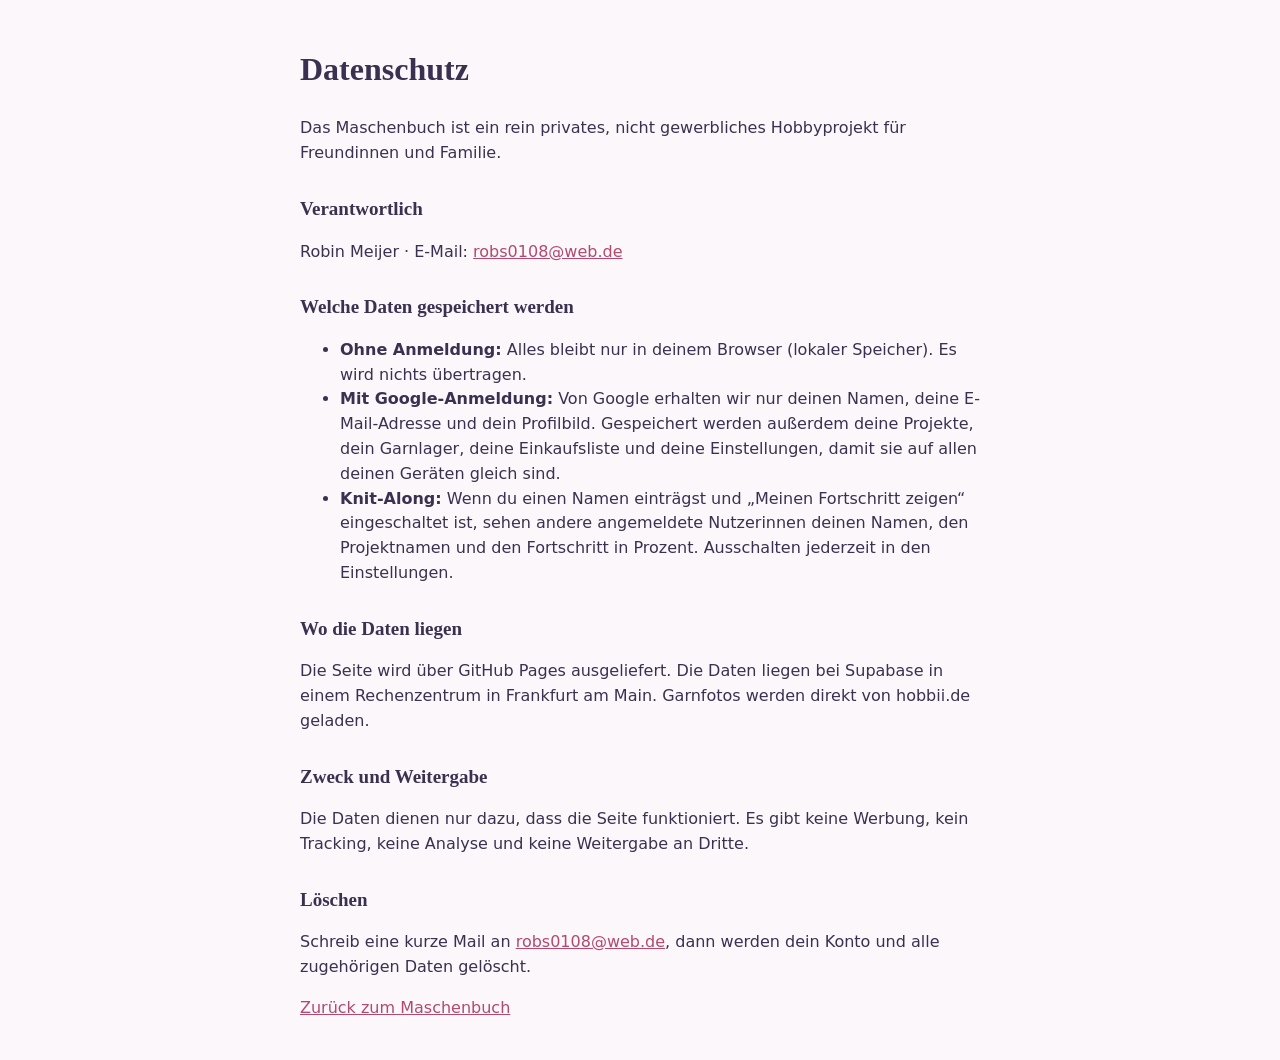
<file: datenschutz.html>
<!doctype html>
<html lang="de"><head><meta charset="utf-8"><meta name="viewport" content="width=device-width,initial-scale=1">
<title>Maschenbuch – Datenschutz</title>
<style>:root{color-scheme:light dark}body{margin:0;font:16px/1.55 system-ui,-apple-system,"Segoe UI",sans-serif;background:#fbf7fb;color:#3a3150}
main{max-width:680px;margin:auto;padding:24px max(16px,env(safe-area-inset-left))}h1,h2{font-family:ui-serif,Georgia,serif}h2{font-size:19px;margin-top:28px}
a{color:#b34a6e}@media(prefers-color-scheme:dark){body{background:#17131d;color:#e6dfee}a{color:#f08cb0}}</style></head>
<body><main>
<h1>Datenschutz</h1>
<p>Das Maschenbuch ist ein rein privates, nicht gewerbliches Hobbyprojekt für Freundinnen und Familie.</p>
<h2>Verantwortlich</h2>
<p>Robin Meijer · E-Mail: <a href="mailto:robs0108@web.de">robs0108@web.de</a></p>
<h2>Welche Daten gespeichert werden</h2>
<ul>
<li><b>Ohne Anmeldung:</b> Alles bleibt nur in deinem Browser (lokaler Speicher). Es wird nichts übertragen.</li>
<li><b>Mit Google-Anmeldung:</b> Von Google erhalten wir nur deinen Namen, deine E-Mail-Adresse und dein Profilbild. Gespeichert werden außerdem deine Projekte, dein Garnlager, deine Einkaufsliste und deine Einstellungen, damit sie auf allen deinen Geräten gleich sind.</li>
<li><b>Knit-Along:</b> Wenn du einen Namen einträgst und „Meinen Fortschritt zeigen“ eingeschaltet ist, sehen andere angemeldete Nutzerinnen deinen Namen, den Projektnamen und den Fortschritt in Prozent. Ausschalten jederzeit in den Einstellungen.</li>
</ul>
<h2>Wo die Daten liegen</h2>
<p>Die Seite wird über GitHub Pages ausgeliefert. Die Daten liegen bei Supabase in einem Rechenzentrum in Frankfurt am Main. Garnfotos werden direkt von hobbii.de geladen.</p>
<h2>Zweck und Weitergabe</h2>
<p>Die Daten dienen nur dazu, dass die Seite funktioniert. Es gibt keine Werbung, kein Tracking, keine Analyse und keine Weitergabe an Dritte.</p>
<h2>Löschen</h2>
<p>Schreib eine kurze Mail an <a href="mailto:robs0108@web.de">robs0108@web.de</a>, dann werden dein Konto und alle zugehörigen Daten gelöscht.</p>
<p><a href="./">Zurück zum Maschenbuch</a></p>
</main></body></html>
</file>
